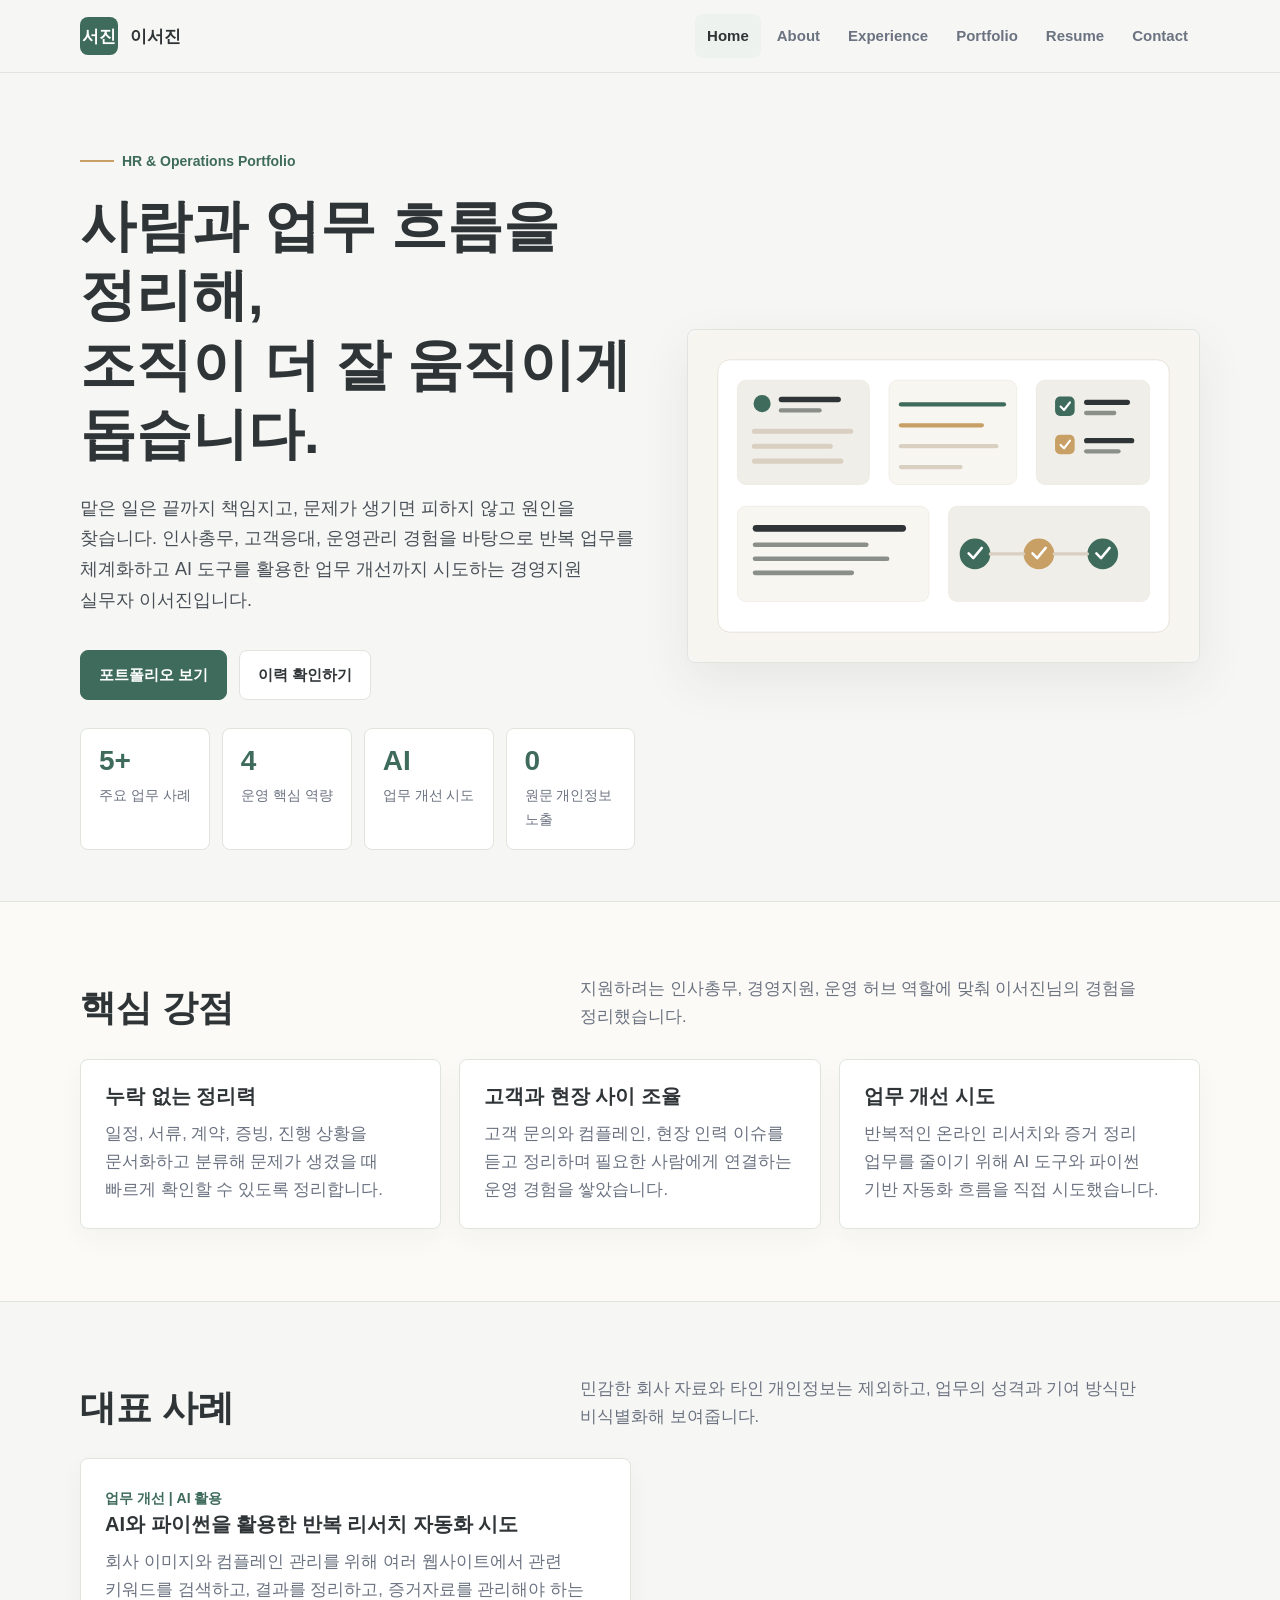
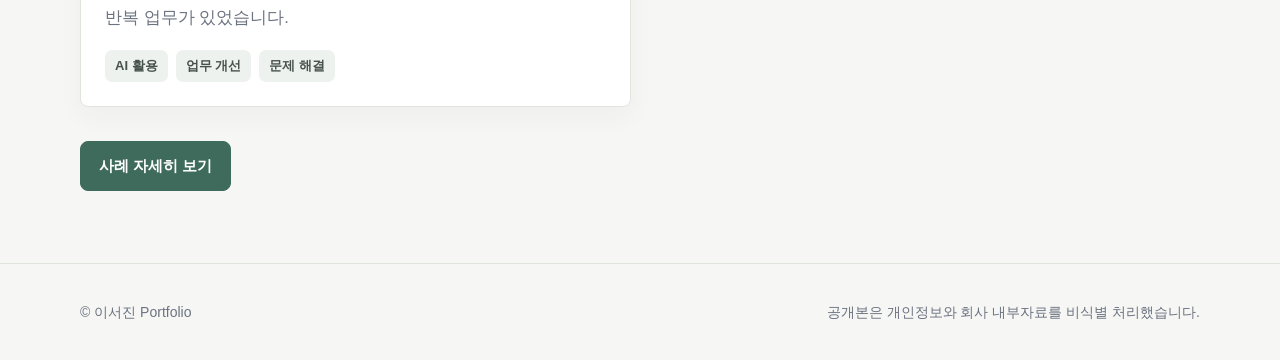
<file: index.html>
<!doctype html>
<html lang="ko">
  <head>
    <meta charset="utf-8">
    <meta name="viewport" content="width=device-width, initial-scale=1">
    <title>이서진 | 경영지원 포트폴리오</title>
    <meta name="description" content="사람과 업무 흐름을 정리해 조직이 더 잘 움직이게 돕는 경영지원 실무자 이서진의 포트폴리오입니다.">
    <link rel="stylesheet" href="styles.css">
  </head>
  <body>
    <a class="skip-link" href="#main">본문으로 이동</a>
    <header class="site-header">
      <nav class="nav" aria-label="주요 메뉴">
        <a class="brand" href="index.html"><span class="brand-mark" data-cms="brandInitials">SJ</span><span data-cms="siteName">이서진</span></a>
        <button class="mobile-toggle" type="button" data-menu-toggle aria-label="메뉴 열기" aria-expanded="false">☰</button>
        <div class="nav-links" data-nav-links>
          <a href="index.html" aria-current="page">Home</a>
          <a href="about.html">About</a>
          <a href="experience.html">Experience</a>
          <a href="portfolio.html">Portfolio</a>
          <a href="resume.html">Resume</a>
          <a href="contact.html">Contact</a>
        </div>
      </nav>
    </header>

    <main id="main">
      <section class="hero">
        <div class="wrap hero-grid">
          <div>
            <p class="eyebrow" data-cms="heroEyebrow">HR & Operations Portfolio</p>
            <h1 data-cms="heroTitle">사람과 업무 흐름을 정리해, 조직이 더 잘 움직이게 돕습니다.</h1>
            <p class="lead" data-cms="heroSubtitle">맡은 일은 끝까지 책임지고, 문제가 생기면 피하지 않고 원인을 찾습니다. 인사총무, 고객응대, 운영관리 경험을 바탕으로 반복 업무를 체계화하고 AI 도구를 활용한 업무 개선까지 시도하는 경영지원 실무자 이서진입니다.</p>
            <div class="actions">
              <a class="button primary" href="portfolio.html">포트폴리오 보기</a>
              <a class="button" href="resume.html">이력 확인하기</a>
            </div>
            <div class="metric-row" aria-label="핵심 요약">
              <div class="metric"><strong>5+</strong><span>주요 업무 사례</span></div>
              <div class="metric"><strong>4</strong><span>운영 핵심 역량</span></div>
              <div class="metric"><strong>AI</strong><span>업무 개선 시도</span></div>
              <div class="metric"><strong>0</strong><span>원문 개인정보 노출</span></div>
            </div>
          </div>
          <img class="visual" src="assets/operations-visual.svg" data-cms-image="profileImageUrl" alt="정돈된 문서, 체크리스트, 업무 흐름을 표현한 그래픽">
        </div>
      </section>

      <section class="section alt">
        <div class="wrap">
          <div class="section-head">
            <h2>핵심 강점</h2>
            <p>지원하려는 인사총무, 경영지원, 운영 허브 역할에 맞춰 이서진님의 경험을 정리했습니다.</p>
          </div>
          <div class="grid three">
            <article class="card">
              <h3>누락 없는 정리력</h3>
              <p>일정, 서류, 계약, 증빙, 진행 상황을 문서화하고 분류해 문제가 생겼을 때 빠르게 확인할 수 있도록 정리합니다.</p>
            </article>
            <article class="card">
              <h3>고객과 현장 사이 조율</h3>
              <p>고객 문의와 컴플레인, 현장 인력 이슈를 듣고 정리하며 필요한 사람에게 연결하는 운영 경험을 쌓았습니다.</p>
            </article>
            <article class="card">
              <h3>업무 개선 시도</h3>
              <p>반복적인 온라인 리서치와 증거 정리 업무를 줄이기 위해 AI 도구와 파이썬 기반 자동화 흐름을 직접 시도했습니다.</p>
            </article>
          </div>
        </div>
      </section>

      <section class="section">
        <div class="wrap">
          <div class="section-head">
            <h2>대표 사례</h2>
            <p>민감한 회사 자료와 타인 개인정보는 제외하고, 업무의 성격과 기여 방식만 비식별화해 보여줍니다.</p>
          </div>
          <div class="grid two" data-dynamic-featured>
            <article class="card">
              <span class="case-meta">Featured Case</span>
              <h3>AI와 파이썬을 활용한 업무 자동화 시도</h3>
              <p>회사 평판 관련 검색, 필터링, 자료 정리, 시트 업로드까지 이어지는 반복 업무를 줄이기 위해 비개발자 상태에서 AI 도구를 활용해 자동화 구조를 설계했습니다.</p>
              <div class="tag-row"><span class="tag">AI 활용</span><span class="tag">반복업무 개선</span><span class="tag">문제 해결</span></div>
            </article>
            <article class="card">
              <span class="case-meta">Operations</span>
              <h3>인사총무 및 현장 운영 지원</h3>
              <p>채용공고 관리, 지원자 응대, 계약 및 사업자 서류 관리, 근태와 패널티 관리, 엔지니어 업무 전달 등 회사 운영의 여러 축을 함께 맡았습니다.</p>
              <div class="tag-row"><span class="tag">채용 운영</span><span class="tag">문서 관리</span><span class="tag">현장 조율</span></div>
            </article>
          </div>
          <div class="actions">
            <a class="button primary" href="portfolio.html">사례 자세히 보기</a>
          </div>
        </div>
      </section>
    </main>

    <footer class="footer">
      <div class="wrap">
        <span>© <span data-cms="personName">이서진</span> Portfolio</span>
        <span data-cms="footerText">공개본은 개인정보와 회사 내부자료를 비식별 처리했습니다.</span>
      </div>
    </footer>
    <script src="site-config.js"></script>
    <script src="script.js"></script>
  </body>
</html>
</file>
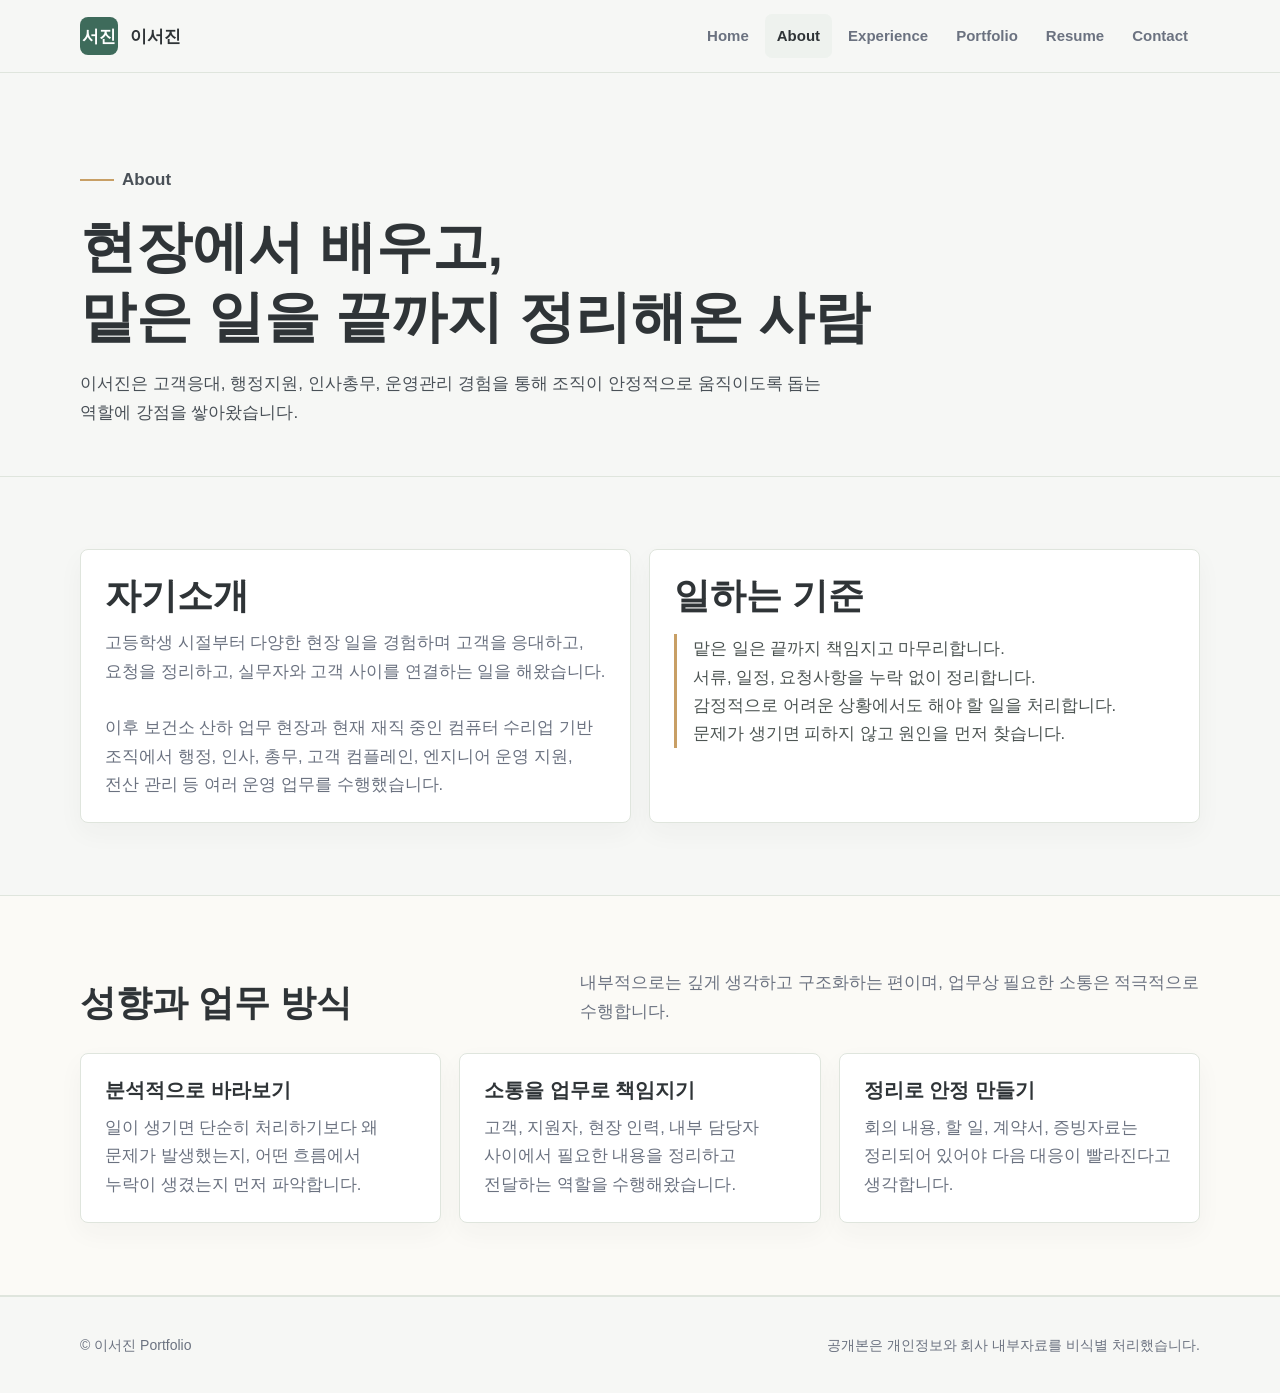
<file: about.html>
<!doctype html>
<html lang="ko">
  <head>
    <meta charset="utf-8">
    <meta name="viewport" content="width=device-width, initial-scale=1">
    <title>About | 이서진</title>
    <meta name="description" content="경영지원 실무자 이서진의 소개와 일하는 기준입니다.">
    <link rel="stylesheet" href="styles.css">
  </head>
  <body>
    <a class="skip-link" href="#main">본문으로 이동</a>
    <header class="site-header">
      <nav class="nav" aria-label="주요 메뉴">
        <a class="brand" href="index.html"><span class="brand-mark" data-cms="brandInitials">SJ</span><span data-cms="siteName">이서진</span></a>
        <button class="mobile-toggle" type="button" data-menu-toggle aria-label="메뉴 열기" aria-expanded="false">☰</button>
        <div class="nav-links" data-nav-links>
          <a href="index.html">Home</a>
          <a href="about.html" aria-current="page">About</a>
          <a href="experience.html">Experience</a>
          <a href="portfolio.html">Portfolio</a>
          <a href="resume.html">Resume</a>
          <a href="contact.html">Contact</a>
        </div>
      </nav>
    </header>
    <main id="main">
      <section class="page-hero">
        <div class="wrap">
          <p class="eyebrow">About</p>
          <h1 data-cms="aboutTitle">현장에서 배우고, 맡은 일을 끝까지 정리해온 사람</h1>
          <p data-cms="aboutIntro">이서진은 고객응대, 행정지원, 인사총무, 운영관리 경험을 통해 조직이 안정적으로 움직이도록 돕는 역할에 강점을 쌓아왔습니다.</p>
        </div>
      </section>

      <section class="section">
        <div class="wrap grid two">
          <article class="card">
            <h2>자기소개</h2>
            <p data-cms="aboutBody">고등학생 시절부터 다양한 현장 일을 경험하며 고객을 응대하고, 요청을 정리하고, 실무자와 고객 사이를 연결하는 일을 해왔습니다. 이후 보건소 산하 업무 현장과 현재 재직 중인 컴퓨터 수리업 기반 조직에서 행정, 인사, 총무, 고객 컴플레인, 엔지니어 운영 지원, 전산 관리 등 여러 운영 업무를 수행했습니다.</p>
          </article>
          <article class="card">
            <h2>일하는 기준</h2>
            <ul class="case-list">
              <li data-cms="workPrinciples">맡은 일은 끝까지 책임지고 마무리합니다.<br>서류, 일정, 요청사항을 누락 없이 정리합니다.<br>감정적으로 어려운 상황에서도 해야 할 일을 처리합니다.<br>문제가 생기면 피하지 않고 원인을 먼저 찾습니다.</li>
            </ul>
          </article>
        </div>
      </section>

      <section class="section alt">
        <div class="wrap">
          <div class="section-head">
            <h2>성향과 업무 방식</h2>
            <p>내부적으로는 깊게 생각하고 구조화하는 편이며, 업무상 필요한 소통은 적극적으로 수행합니다.</p>
          </div>
          <div class="grid three">
            <article class="card">
              <h3>분석적으로 바라보기</h3>
              <p>일이 생기면 단순히 처리하기보다 왜 문제가 발생했는지, 어떤 흐름에서 누락이 생겼는지 먼저 파악합니다.</p>
            </article>
            <article class="card">
              <h3>소통을 업무로 책임지기</h3>
              <p>고객, 지원자, 현장 인력, 내부 담당자 사이에서 필요한 내용을 정리하고 전달하는 역할을 수행해왔습니다.</p>
            </article>
            <article class="card">
              <h3>정리로 안정 만들기</h3>
              <p>회의 내용, 할 일, 계약서, 증빙자료는 정리되어 있어야 다음 대응이 빨라진다고 생각합니다.</p>
            </article>
          </div>
        </div>
      </section>
    </main>
    <footer class="footer"><div class="wrap"><span>© <span data-cms="personName">이서진</span> Portfolio</span><span data-cms="footerText">About</span></div></footer>
    <script src="site-config.js"></script>
    <script src="script.js"></script>
  </body>
</html>
</file>
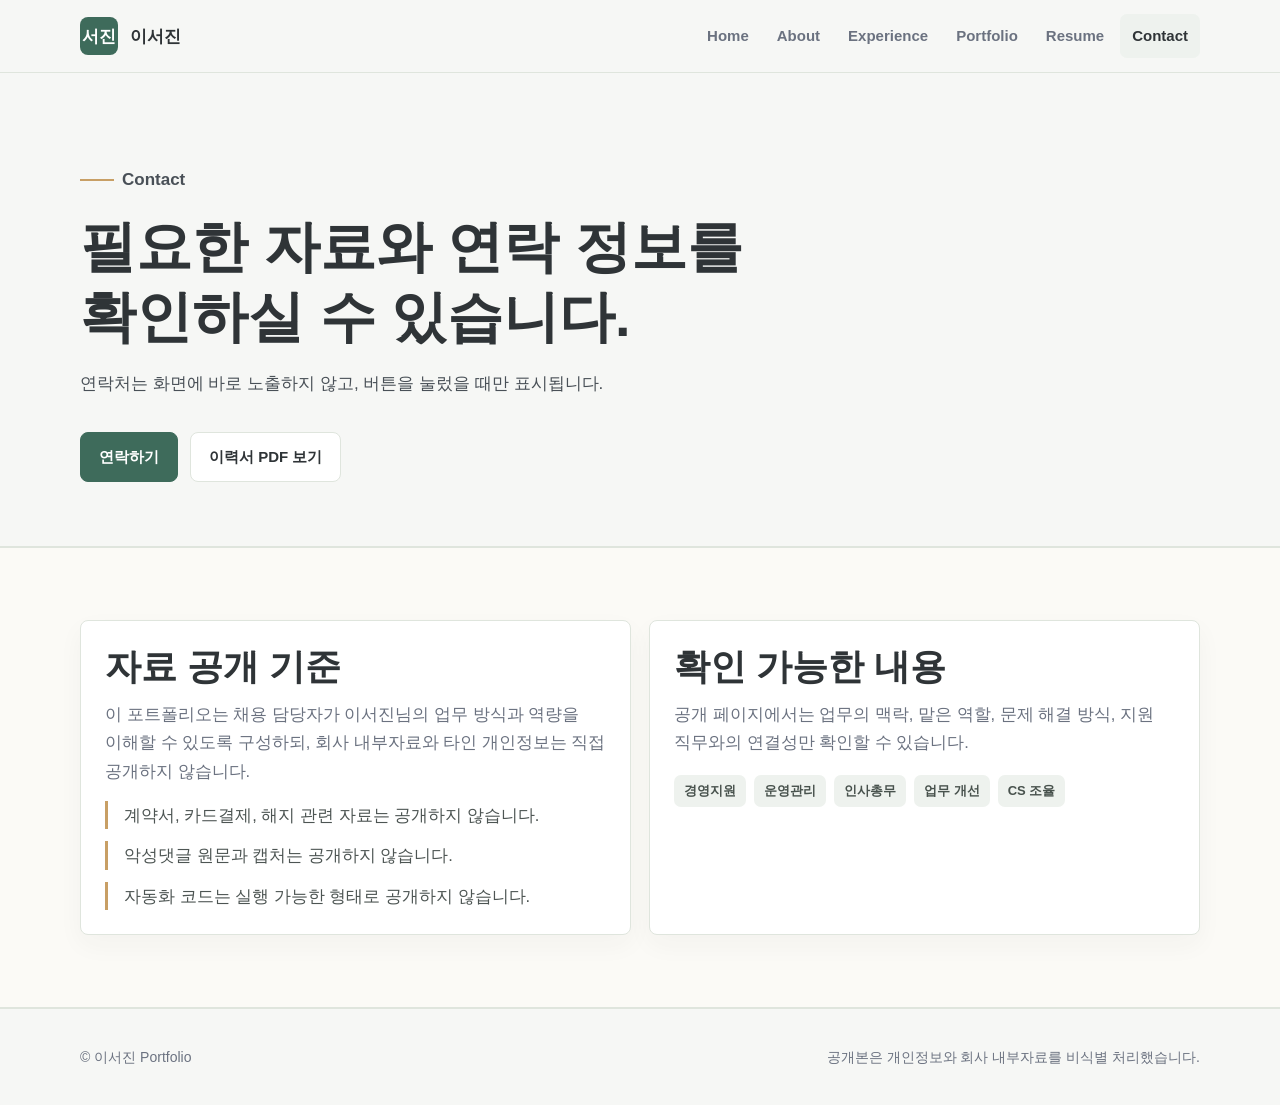
<file: contact.html>
<!doctype html>
<html lang="ko">
  <head>
    <meta charset="utf-8">
    <meta name="viewport" content="width=device-width, initial-scale=1">
    <title>Contact | 이서진</title>
    <meta name="description" content="이서진 포트폴리오 연락 페이지입니다.">
    <link rel="stylesheet" href="styles.css">
  </head>
  <body>
    <a class="skip-link" href="#main">본문으로 이동</a>
    <header class="site-header">
      <nav class="nav" aria-label="주요 메뉴">
        <a class="brand" href="index.html"><span class="brand-mark" data-cms="brandInitials">SJ</span><span data-cms="siteName">이서진</span></a>
        <button class="mobile-toggle" type="button" data-menu-toggle aria-label="메뉴 열기" aria-expanded="false">☰</button>
        <div class="nav-links" data-nav-links>
          <a href="index.html">Home</a>
          <a href="about.html">About</a>
          <a href="experience.html">Experience</a>
          <a href="portfolio.html">Portfolio</a>
          <a href="resume.html">Resume</a>
          <a href="contact.html" aria-current="page">Contact</a>
        </div>
      </nav>
    </header>
    <main id="main">
      <section class="page-hero">
        <div class="wrap">
          <p class="eyebrow">Contact</p>
          <h1 data-cms="contactTitle">필요한 자료와 연락 정보를 확인하실 수 있습니다.</h1>
          <p data-cms="contactIntro">연락처는 화면에 바로 노출하지 않고, 버튼을 눌렀을 때만 표시됩니다. 공개용 포트폴리오에서는 개인정보와 회사 내부자료를 최소화했습니다.</p>
          <div class="actions">
            <button class="button primary" type="button" data-contact-toggle aria-expanded="false">연락하기</button>
            <a class="button" href="이서진_이력서.pdf" data-cms-link="resumePdfUrl" target="_blank" rel="noopener">이력서 PDF 보기</a>
          </div>
          <div class="actions compact" data-dynamic-sns></div>
          <div class="contact-panel" data-contact-panel aria-live="polite">
            <div class="contact-line">
              <div><strong>이메일</strong><br><a data-mail-link href="#"><span data-email></span></a></div>
              <button class="copy-button" type="button" data-copy="email">복사</button>
            </div>
            <div class="contact-line">
              <div><strong>전화번호</strong><br><a data-tel-link href="#"><span data-phone></span></a></div>
              <button class="copy-button" type="button" data-copy="phone">복사</button>
            </div>
          </div>
        </div>
      </section>

      <section class="section alt">
        <div class="wrap grid two">
          <article class="card">
            <h2>자료 공개 기준</h2>
            <p>이 포트폴리오는 채용 담당자가 이서진님의 업무 방식과 역량을 이해할 수 있도록 구성하되, 회사 내부자료와 타인 개인정보는 직접 공개하지 않습니다.</p>
            <ul class="case-list">
              <li>계약서, 카드결제, 해지 관련 자료는 공개하지 않습니다.</li>
              <li>악성댓글 원문과 캡처는 공개하지 않습니다.</li>
              <li>자동화 코드는 실행 가능한 형태로 공개하지 않습니다.</li>
            </ul>
          </article>
          <article class="card">
            <h2>확인 가능한 내용</h2>
            <p>공개 페이지에서는 업무의 맥락, 맡은 역할, 문제 해결 방식, 지원 직무와의 연결성만 확인할 수 있습니다.</p>
            <div class="tag-row">
              <span class="tag">경영지원</span>
              <span class="tag">운영관리</span>
              <span class="tag">인사총무</span>
              <span class="tag">업무 개선</span>
              <span class="tag">CS 조율</span>
            </div>
          </article>
        </div>
      </section>
    </main>
    <footer class="footer"><div class="wrap"><span>© <span data-cms="personName">이서진</span> Portfolio</span><span data-cms="footerText">Contact</span></div></footer>
    <script src="site-config.js"></script>
    <script src="script.js"></script>
  </body>
</html>
</file>
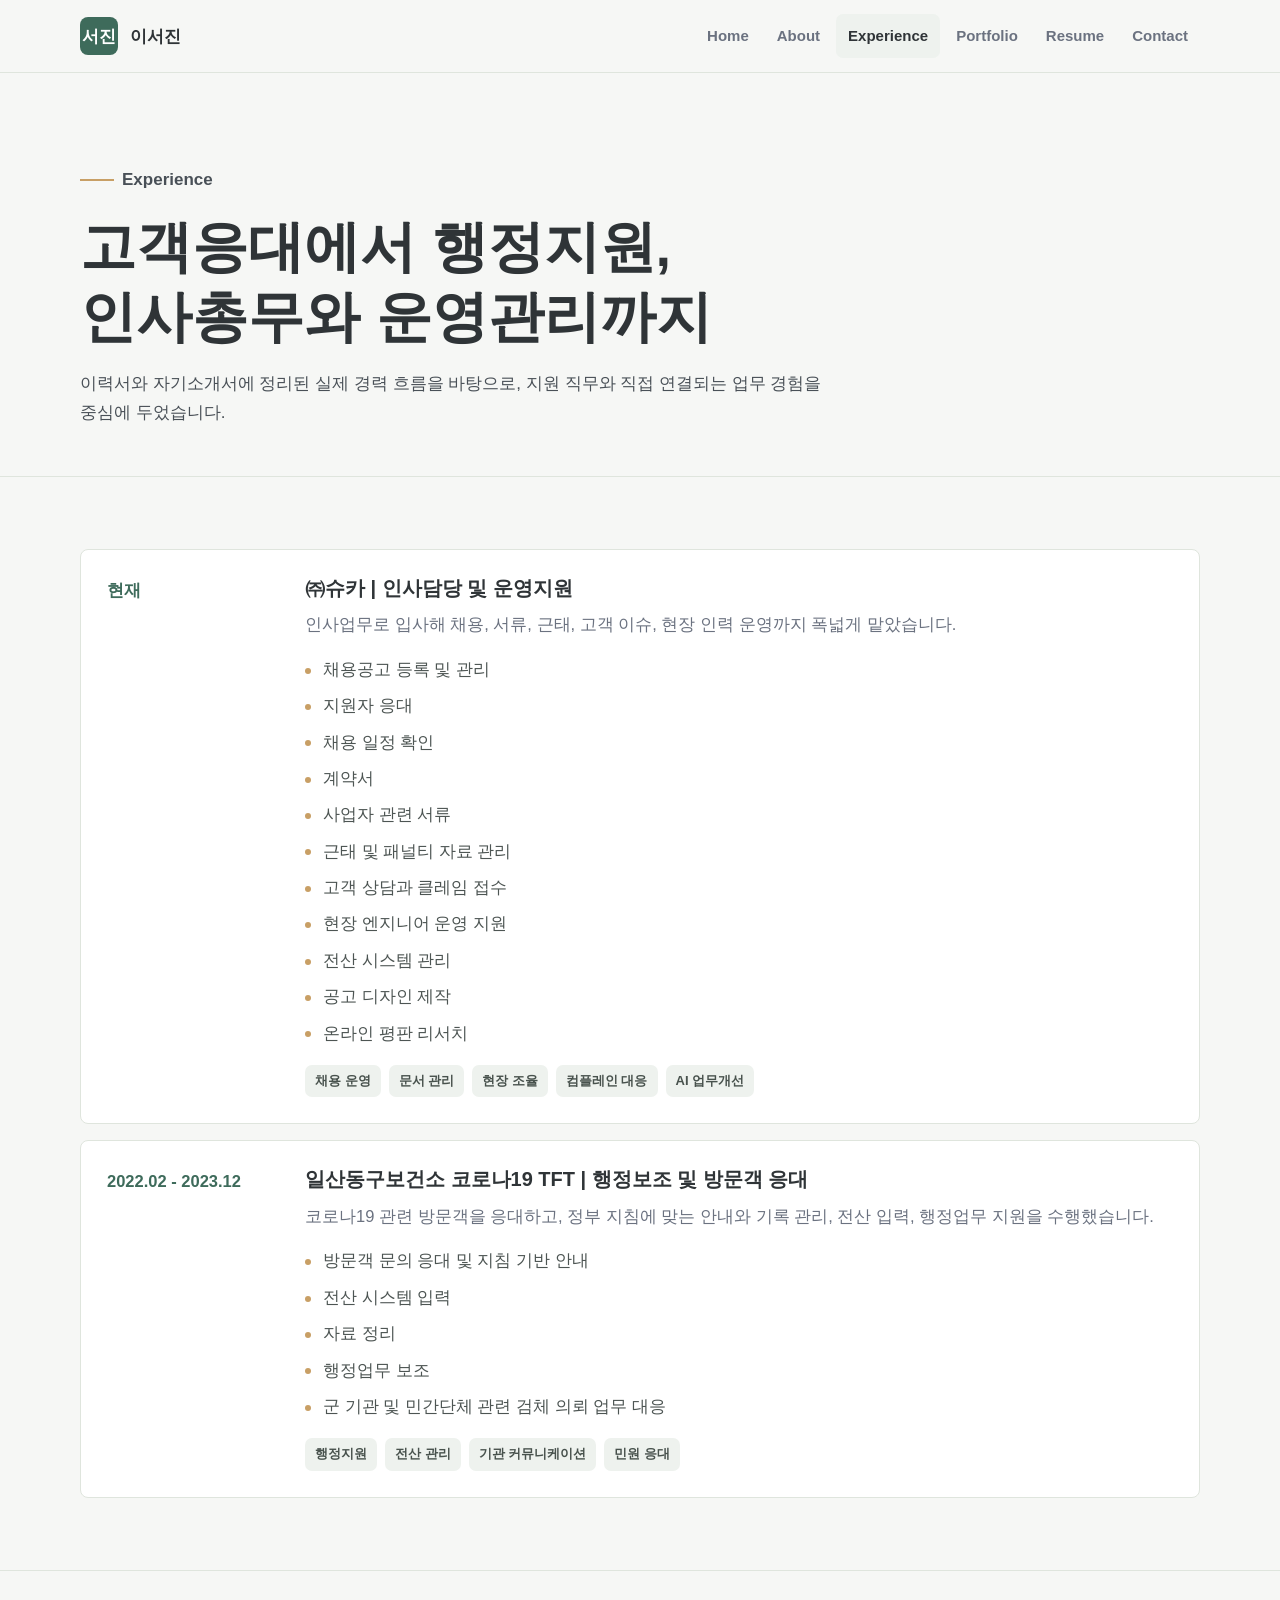
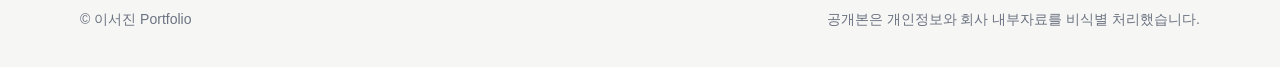
<file: experience.html>
<!doctype html>
<html lang="ko">
  <head>
    <meta charset="utf-8">
    <meta name="viewport" content="width=device-width, initial-scale=1">
    <title>Experience | 이서진</title>
    <meta name="description" content="이서진의 고객응대, 행정지원, 인사총무, 운영관리 경험입니다.">
    <link rel="stylesheet" href="styles.css">
  </head>
  <body>
    <a class="skip-link" href="#main">본문으로 이동</a>
    <header class="site-header">
      <nav class="nav" aria-label="주요 메뉴">
        <a class="brand" href="index.html"><span class="brand-mark" data-cms="brandInitials">SJ</span><span data-cms="siteName">이서진</span></a>
        <button class="mobile-toggle" type="button" data-menu-toggle aria-label="메뉴 열기" aria-expanded="false">☰</button>
        <div class="nav-links" data-nav-links>
          <a href="index.html">Home</a>
          <a href="about.html">About</a>
          <a href="experience.html" aria-current="page">Experience</a>
          <a href="portfolio.html">Portfolio</a>
          <a href="resume.html">Resume</a>
          <a href="contact.html">Contact</a>
        </div>
      </nav>
    </header>
    <main id="main">
      <section class="page-hero">
        <div class="wrap">
          <p class="eyebrow">Experience</p>
          <h1><span class="line">고객응대에서 행정지원,</span><span class="line">인사총무와 운영관리까지</span></h1>
          <p>이력서와 자기소개서에 정리된 실제 경력 흐름을 바탕으로, 지원 직무와 직접 연결되는 업무 경험을 중심에 두었습니다.</p>
        </div>
      </section>

      <section class="section">
        <div class="wrap timeline" data-dynamic-experience>
          <article class="timeline-item">
            <div class="period">현재</div>
            <div>
              <h3>㈜슈카 | 인사담당 및 운영지원</h3>
              <p>인사업무로 입사해 채용, 서류, 근태, 고객 이슈, 현장 인력 운영까지 폭넓게 맡았습니다. 정해진 업무만 처리하기보다, 회사 운영에 필요한 반복 업무와 예민한 이슈를 함께 정리하는 역할을 수행했습니다.</p>
              <ul class="role-list">
                <li>채용공고 등록 및 관리, 지원자 응대, 채용 일정 확인</li>
                <li>계약서, 사업자 관련 서류, 근태 및 패널티 자료 관리</li>
                <li>고객 상담과 클레임 접수, 현장 엔지니어 운영 지원</li>
                <li>전산 시스템 관리, 공고 디자인 제작, 온라인 평판 리서치</li>
              </ul>
              <div class="tag-row"><span class="tag">채용 운영</span><span class="tag">문서 관리</span><span class="tag">현장 조율</span><span class="tag">컴플레인 대응</span><span class="tag">AI 업무개선</span></div>
            </div>
          </article>
          <article class="timeline-item">
            <div class="period">2022.02 - 2023.12</div>
            <div>
              <h3>일산동구보건소 코로나19 TFT | 행정보조 및 방문객 응대</h3>
              <p>코로나19 관련 방문객을 응대하고, 정부 지침에 맞는 안내와 기록 관리, 전산 입력, 행정업무 지원을 수행했습니다. 여러 기관과 민원인을 상대하며 정확한 문서 관리와 일정 관리의 중요성을 익혔습니다.</p>
              <ul class="role-list">
                <li>방문객 문의 응대 및 지침 기반 안내</li>
                <li>전산 시스템 입력, 자료 정리, 행정업무 보조</li>
                <li>군 기관 및 민간단체 관련 검체 의뢰 업무 대응</li>
              </ul>
              <div class="tag-row"><span class="tag">행정지원</span><span class="tag">전산 관리</span><span class="tag">기관 커뮤니케이션</span><span class="tag">민원 응대</span></div>
            </div>
          </article>
          <article class="timeline-item">
            <div class="period">2021.04 - 2021.11</div>
            <div>
              <h3>둘리구구대리운전 | 인바운드 고객상담</h3>
              <p>대리운전 서비스 이용 고객의 문의와 요청을 접수하고, 상황에 맞는 안내를 제공했습니다. 빠른 응대와 정확한 전달이 필요한 환경에서 고객의 요구를 정리하는 힘을 키웠습니다.</p>
              <div class="tag-row"><span class="tag">인바운드 상담</span><span class="tag">요청사항 정리</span><span class="tag">상황 대처</span></div>
            </div>
          </article>
          <article class="timeline-item">
            <div class="period">2020.11 - 2021.02</div>
            <div>
              <h3>KTis 일산 | 인바운드 고객상담</h3>
              <p>고객 문의를 세심하게 파악하고 필요한 정보를 빠짐없이 안내했습니다. 상담 과정에서 문제 상황을 차분하게 듣고, 고객이 이해할 수 있는 언어로 정리하는 기본기를 익혔습니다.</p>
              <div class="tag-row"><span class="tag">CS</span><span class="tag">정보 안내</span><span class="tag">고객 만족</span></div>
            </div>
          </article>
          <article class="timeline-item">
            <div class="period">2019.04 - 2020.05</div>
            <div>
              <h3>해바라기 정육식당 | 홀서비스</h3>
              <p>고객을 직접 응대하며 요청을 빠르게 파악하고 서비스 품질을 유지하는 경험을 쌓았습니다. 이후 상담과 행정, 운영 업무로 이어지는 고객응대의 기본 태도가 된 경험입니다.</p>
              <div class="tag-row"><span class="tag">서비스</span><span class="tag">현장 대응</span><span class="tag">고객응대 기본기</span></div>
            </div>
          </article>
        </div>
      </section>
    </main>
    <footer class="footer"><div class="wrap"><span>© <span data-cms="personName">이서진</span> Portfolio</span><span data-cms="footerText">Experience</span></div></footer>
    <script src="site-config.js"></script>
    <script src="script.js"></script>
  </body>
</html>
</file>
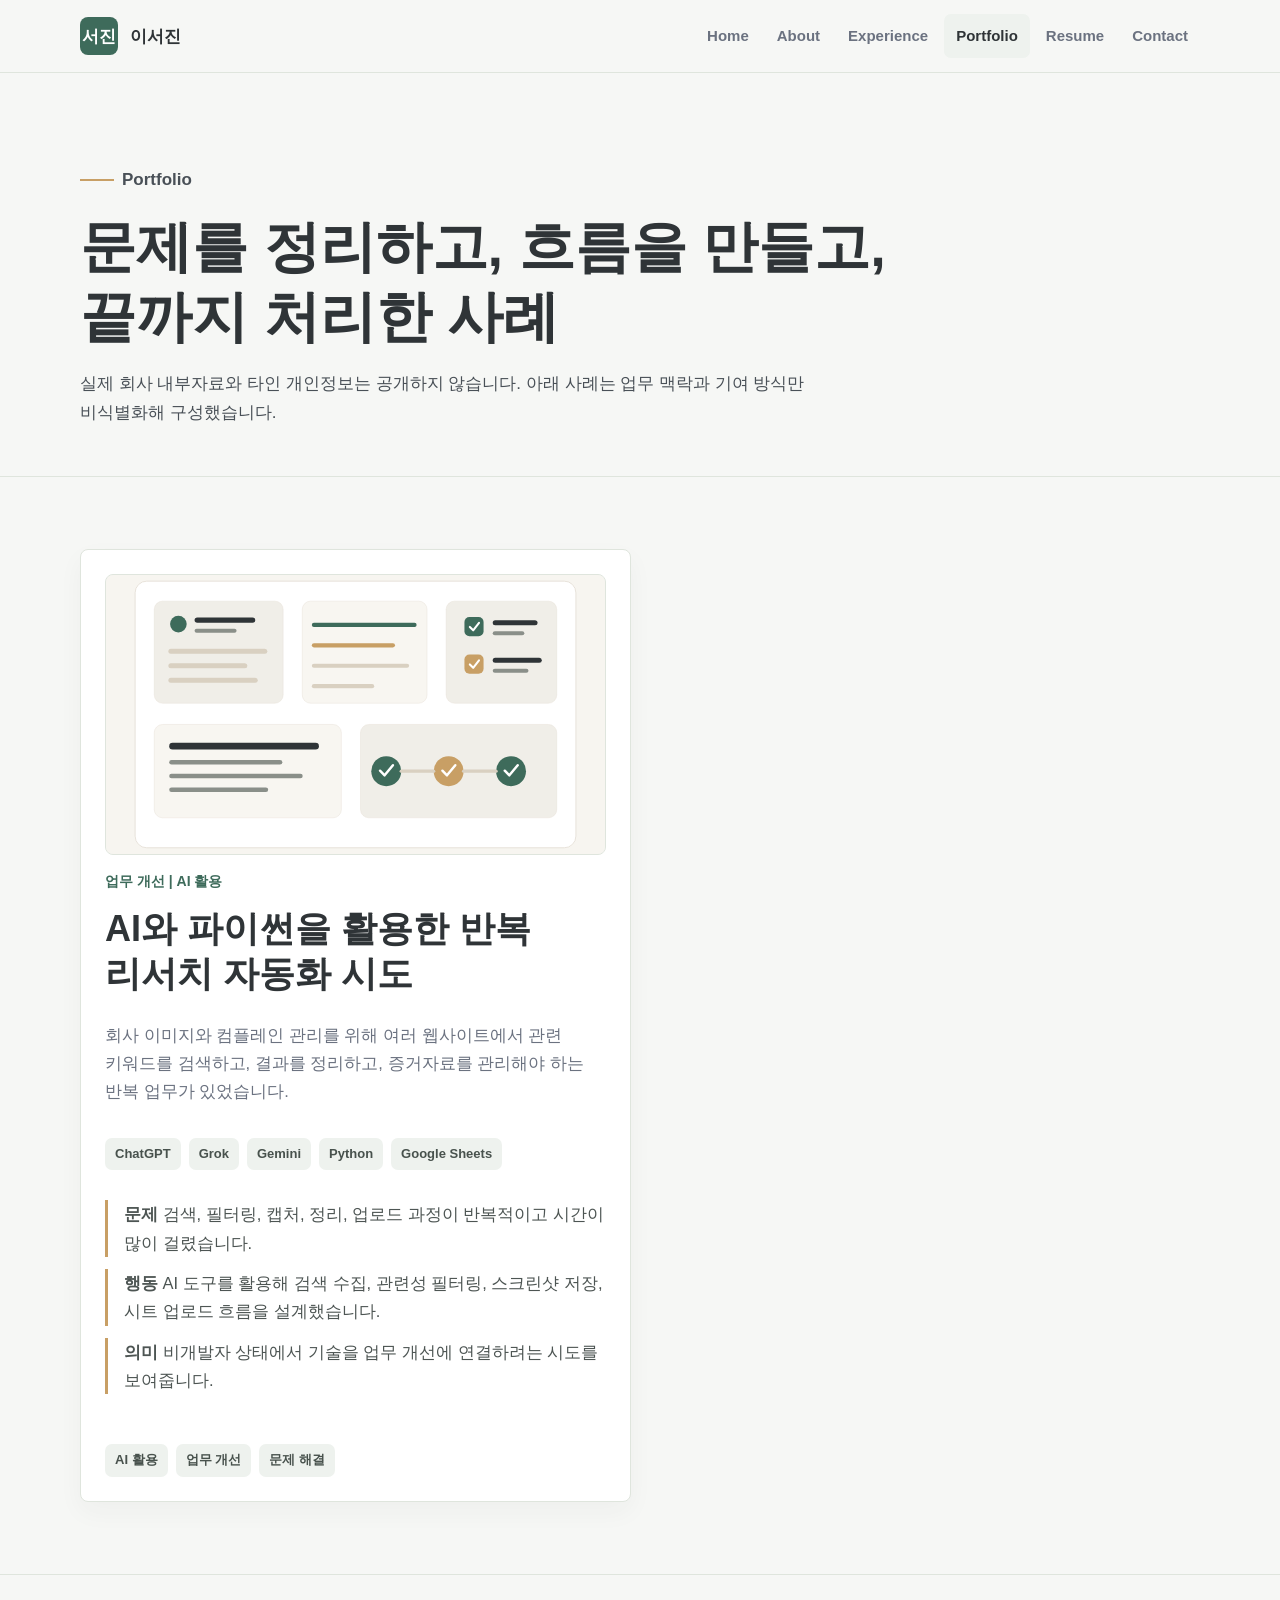
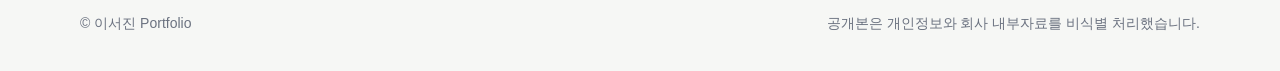
<file: portfolio.html>
<!doctype html>
<html lang="ko">
  <head>
    <meta charset="utf-8">
    <meta name="viewport" content="width=device-width, initial-scale=1">
    <title>Portfolio | 이서진</title>
    <meta name="description" content="이서진의 경영지원, 운영관리, 업무 개선 포트폴리오 사례입니다.">
    <link rel="stylesheet" href="styles.css">
  </head>
  <body>
    <a class="skip-link" href="#main">본문으로 이동</a>
    <header class="site-header">
      <nav class="nav" aria-label="주요 메뉴">
        <a class="brand" href="index.html"><span class="brand-mark" data-cms="brandInitials">SJ</span><span data-cms="siteName">이서진</span></a>
        <button class="mobile-toggle" type="button" data-menu-toggle aria-label="메뉴 열기" aria-expanded="false">☰</button>
        <div class="nav-links" data-nav-links>
          <a href="index.html">Home</a>
          <a href="about.html">About</a>
          <a href="experience.html">Experience</a>
          <a href="portfolio.html" aria-current="page">Portfolio</a>
          <a href="resume.html">Resume</a>
          <a href="contact.html">Contact</a>
        </div>
      </nav>
    </header>
    <main id="main">
      <section class="page-hero">
        <div class="wrap">
          <p class="eyebrow">Portfolio</p>
          <h1>문제를 정리하고, 흐름을 만들고, 끝까지 처리한 사례</h1>
          <p>실제 회사 내부자료와 타인 개인정보는 공개하지 않습니다. 아래 사례는 업무 맥락과 기여 방식만 비식별화해 구성했습니다.</p>
        </div>
      </section>

      <section class="section">
        <div class="wrap grid two" data-dynamic-portfolio>
          <article class="card case">
            <span class="case-meta">01. 업무 개선 | AI 활용</span>
            <h2>AI와 파이썬을 활용한 반복 리서치 자동화 시도</h2>
            <p>회사 이미지와 컴플레인 관리를 위해 여러 웹사이트에서 관련 키워드를 검색하고, 결과를 정리하고, 증거자료를 관리해야 하는 반복 업무가 있었습니다.</p>
            <ul class="case-list">
              <li><strong>문제</strong> 검색, 필터링, 캡처, 정리, 업로드 과정이 반복적이고 시간이 많이 걸렸습니다.</li>
              <li><strong>행동</strong> ChatGPT, Grok, Gemini를 활용해 검색 수집, 관련성 필터링, 스크린샷 저장, 시트 업로드 흐름을 설계했습니다.</li>
              <li><strong>의미</strong> 완성된 상용 도구는 아니지만, 비개발자 상태에서 기술을 업무 개선에 연결하려는 시도 자체가 강점입니다.</li>
            </ul>
            <div class="notice">보호 기준: 실행 가능한 코드, 검색 키워드 전문, 업로드 URL, 인증 정보, 내부 캡처는 공개하지 않습니다.</div>
          </article>

          <article class="card case">
            <span class="case-meta">02. 평판 관리</span>
            <h2>회사 관련 게시물 리서치 및 대응 자료 정리</h2>
            <p>온라인에 퍼진 부정 게시물과 컴플레인성 내용을 확인하고, 회사 이미지에 영향을 줄 수 있는 자료를 정리하는 업무를 수행했습니다.</p>
            <ul class="case-list">
              <li><strong>문제</strong> 여러 플랫폼에 흩어진 게시물을 놓치지 않고 확인해야 했습니다.</li>
              <li><strong>행동</strong> 키워드별 검색 결과를 검토하고, 관련성이 있는 자료를 분류해 대응 여부를 확인할 수 있도록 정리했습니다.</li>
              <li><strong>의미</strong> 예민한 이슈를 회피하지 않고 확인, 분류, 조치 흐름으로 정리하는 경험을 쌓았습니다.</li>
            </ul>
          </article>

          <article class="card case">
            <span class="case-meta">03. 고객 컴플레인</span>
            <h2>고객 불만 접수와 실무자 연결</h2>
            <p>고객의 불만사항을 듣고 상황을 정리한 뒤, 필요한 경우 현장 실무자나 내부 담당자와 연결해 해결 방향을 잡았습니다.</p>
            <ul class="case-list">
              <li><strong>문제</strong> 감정이 섞인 문의에서도 사실관계와 요청사항을 분리해야 했습니다.</li>
              <li><strong>행동</strong> 고객 입장을 먼저 듣고, 핵심 쟁점과 필요한 후속 조치를 정리했습니다.</li>
              <li><strong>의미</strong> 고객과 회사 사이의 갈등을 줄이는 조율 경험을 쌓았습니다.</li>
            </ul>
          </article>

          <article class="card case">
            <span class="case-meta">04. 현장 운영</span>
            <h2>엔지니어 업무 전달 및 진행 관리</h2>
            <p>현장 엔지니어에게 필요한 업무를 전달하고, 일정과 진행 상황을 확인하며 운영 흐름을 지원했습니다.</p>
            <ul class="case-list">
              <li><strong>문제</strong> 고객 일정, 현장 상황, 내부 요청이 동시에 움직여 우선순위 조정이 필요했습니다.</li>
              <li><strong>행동</strong> 업무 내용을 정리해 전달하고, 이슈 발생 시 필요한 조치를 확인했습니다.</li>
              <li><strong>의미</strong> 사람과 일정, 업무 요청 사이에서 누락을 줄이는 운영 감각을 키웠습니다.</li>
            </ul>
          </article>

          <article class="card case">
            <span class="case-meta">05. 인사총무</span>
            <h2>채용, 서류, 계약, 근태 등 내부 운영 업무</h2>
            <p>채용공고 등록, 지원자 응대, 계약 관련 서류 관리, 사업자 서류 관리, 근태와 패널티 관리 등 조직 운영에 필요한 기본 업무를 수행했습니다.</p>
            <ul class="case-list">
              <li><strong>문제</strong> 작은 누락이 큰 운영 문제로 이어질 수 있는 업무가 많았습니다.</li>
              <li><strong>행동</strong> 서류와 진행 상황을 분류하고, 반복 확인하며, 필요한 자료를 바로 찾을 수 있도록 정리했습니다.</li>
              <li><strong>의미</strong> 경영지원 담당자에게 중요한 꼼꼼함, 기밀 유지, 우선순위 관리 역량을 다졌습니다.</li>
            </ul>
          </article>
        </div>
      </section>
    </main>
    <footer class="footer"><div class="wrap"><span>© <span data-cms="personName">이서진</span> Portfolio</span><span data-cms="footerText">Portfolio</span></div></footer>
    <script src="site-config.js"></script>
    <script src="script.js"></script>
  </body>
</html>
</file>
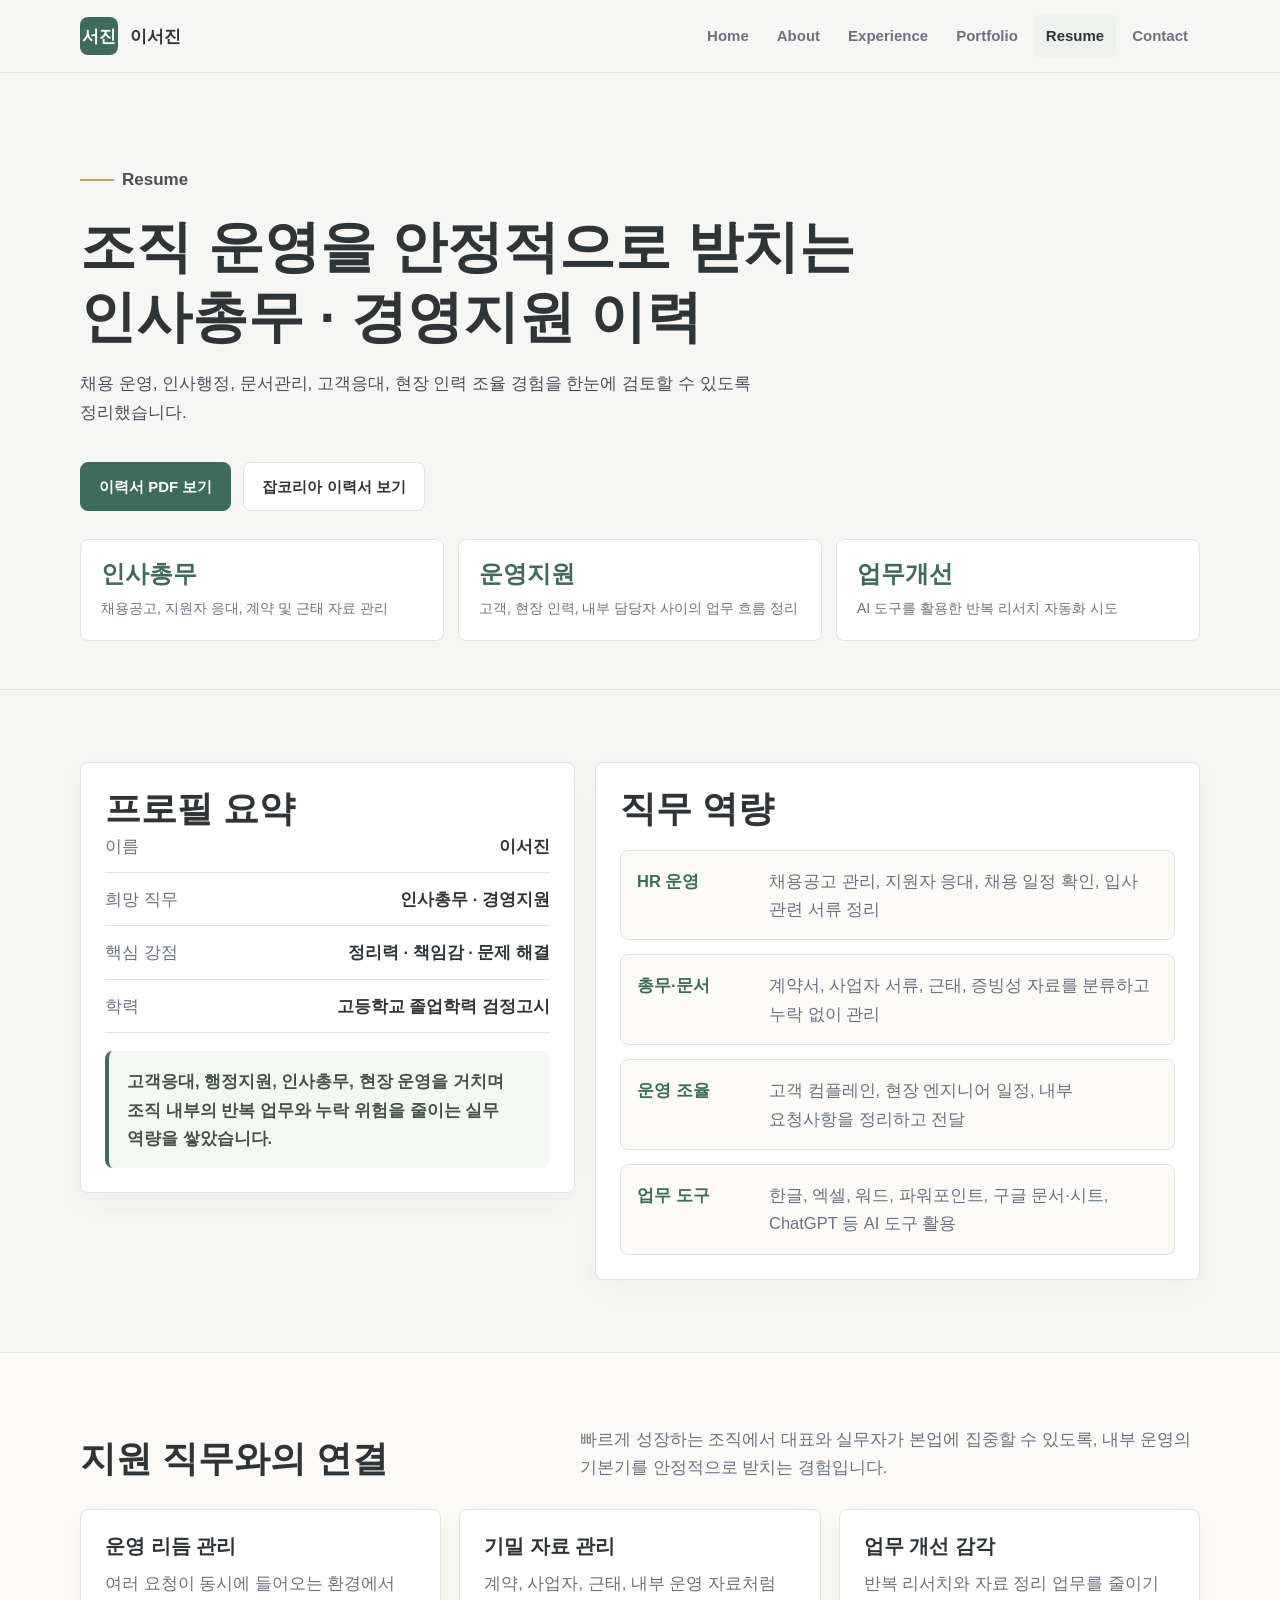
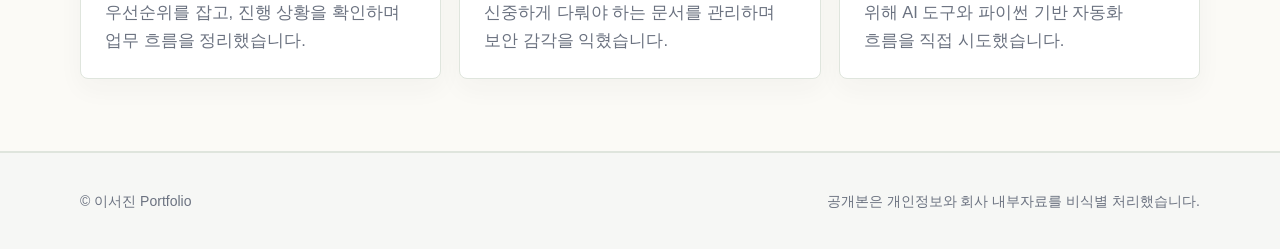
<file: resume.html>
<!doctype html>
<html lang="ko">
  <head>
    <meta charset="utf-8">
    <meta name="viewport" content="width=device-width, initial-scale=1">
    <title>Resume | 이서진</title>
    <meta name="description" content="이서진의 경력 요약, 보유 역량, 이력서 다운로드 페이지입니다.">
    <link rel="stylesheet" href="styles.css">
  </head>
  <body>
    <a class="skip-link" href="#main">본문으로 이동</a>
    <header class="site-header">
      <nav class="nav" aria-label="주요 메뉴">
        <a class="brand" href="index.html"><span class="brand-mark" data-cms="brandInitials">SJ</span><span data-cms="siteName">이서진</span></a>
        <button class="mobile-toggle" type="button" data-menu-toggle aria-label="메뉴 열기" aria-expanded="false">☰</button>
        <div class="nav-links" data-nav-links>
          <a href="index.html">Home</a>
          <a href="about.html">About</a>
          <a href="experience.html">Experience</a>
          <a href="portfolio.html">Portfolio</a>
          <a href="resume.html" aria-current="page">Resume</a>
          <a href="contact.html">Contact</a>
        </div>
      </nav>
    </header>
    <main id="main">
      <section class="page-hero">
        <div class="wrap">
          <p class="eyebrow">Resume</p>
          <h1 data-cms="resumeTitle"><span class="line">조직 운영을 안정적으로 받치는</span><span class="line">인사총무 · 경영지원 이력</span></h1>
          <p data-cms="resumeSubtitle">채용 운영, 인사행정, 문서관리, 고객응대, 현장 인력 조율 경험을 한눈에 검토할 수 있도록 정리했습니다.</p>
          <div class="actions">
            <a class="button primary" href="이서진_이력서.pdf" data-cms-link="resumePdfUrl" target="_blank" rel="noopener">이력서 PDF 보기</a>
            <a class="button" href="이서진_잡코리아 이력서.PDF" data-cms-link="jobkoreaPdfUrl" target="_blank" rel="noopener">잡코리아 이력서 보기</a>
          </div>
          <div class="resume-highlight" aria-label="핵심 이력 요약">
            <div class="highlight-item"><strong>인사총무</strong><span>채용공고, 지원자 응대, 계약 및 근태 자료 관리</span></div>
            <div class="highlight-item"><strong>운영지원</strong><span>고객, 현장 인력, 내부 담당자 사이의 업무 흐름 정리</span></div>
            <div class="highlight-item"><strong>업무개선</strong><span>AI 도구를 활용한 반복 리서치 자동화 시도</span></div>
          </div>
        </div>
      </section>

      <section class="section">
        <div class="wrap resume-box">
          <article class="card">
            <h2>프로필 요약</h2>
            <ul class="info-list" data-dynamic-profile>
              <li><span>이름</span><strong>이서진</strong></li>
              <li><span>희망 직무</span><strong>인사총무 · 경영지원</strong></li>
              <li><span>핵심 강점</span><strong>정리력 · 책임감 · 문제 해결</strong></li>
              <li><span>학력</span><strong>고등학교 졸업학력 검정고시</strong></li>
            </ul>
            <div class="career-note" data-cms="resumeSummary">고객응대, 행정지원, 인사총무, 현장 운영을 거치며 조직 내부의 반복 업무와 누락 위험을 줄이는 실무 역량을 쌓았습니다.</div>
          </article>
          <article class="card">
            <h2>직무 역량</h2>
            <div class="competency-list">
              <div class="competency-item"><strong>HR 운영</strong><span>채용공고 관리, 지원자 응대, 채용 일정 확인, 입사 관련 서류 정리</span></div>
              <div class="competency-item"><strong>총무·문서</strong><span>계약서, 사업자 서류, 근태, 증빙성 자료를 분류하고 누락 없이 관리</span></div>
              <div class="competency-item"><strong>운영 조율</strong><span>고객 컴플레인, 현장 엔지니어 일정, 내부 요청사항을 정리하고 전달</span></div>
              <div class="competency-item"><strong>업무 도구</strong><span>한글, 엑셀, 워드, 파워포인트, 구글 문서·시트, ChatGPT 등 AI 도구 활용</span></div>
            </div>
          </article>
        </div>
      </section>

      <section class="section alt">
        <div class="wrap">
          <div class="section-head">
            <h2>지원 직무와의 연결</h2>
            <p>빠르게 성장하는 조직에서 대표와 실무자가 본업에 집중할 수 있도록, 내부 운영의 기본기를 안정적으로 받치는 경험입니다.</p>
          </div>
          <div class="grid three">
            <article class="card"><h3>운영 리듬 관리</h3><p>여러 요청이 동시에 들어오는 환경에서 우선순위를 잡고, 진행 상황을 확인하며 업무 흐름을 정리했습니다.</p></article>
            <article class="card"><h3>기밀 자료 관리</h3><p>계약, 사업자, 근태, 내부 운영 자료처럼 신중하게 다뤄야 하는 문서를 관리하며 보안 감각을 익혔습니다.</p></article>
            <article class="card"><h3>업무 개선 감각</h3><p>반복 리서치와 자료 정리 업무를 줄이기 위해 AI 도구와 파이썬 기반 자동화 흐름을 직접 시도했습니다.</p></article>
          </div>
        </div>
      </section>
    </main>
    <footer class="footer"><div class="wrap"><span>© <span data-cms="personName">이서진</span> Portfolio</span><span data-cms="footerText">Resume</span></div></footer>
    <script src="site-config.js"></script>
    <script src="script.js"></script>
  </body>
</html>
</file>
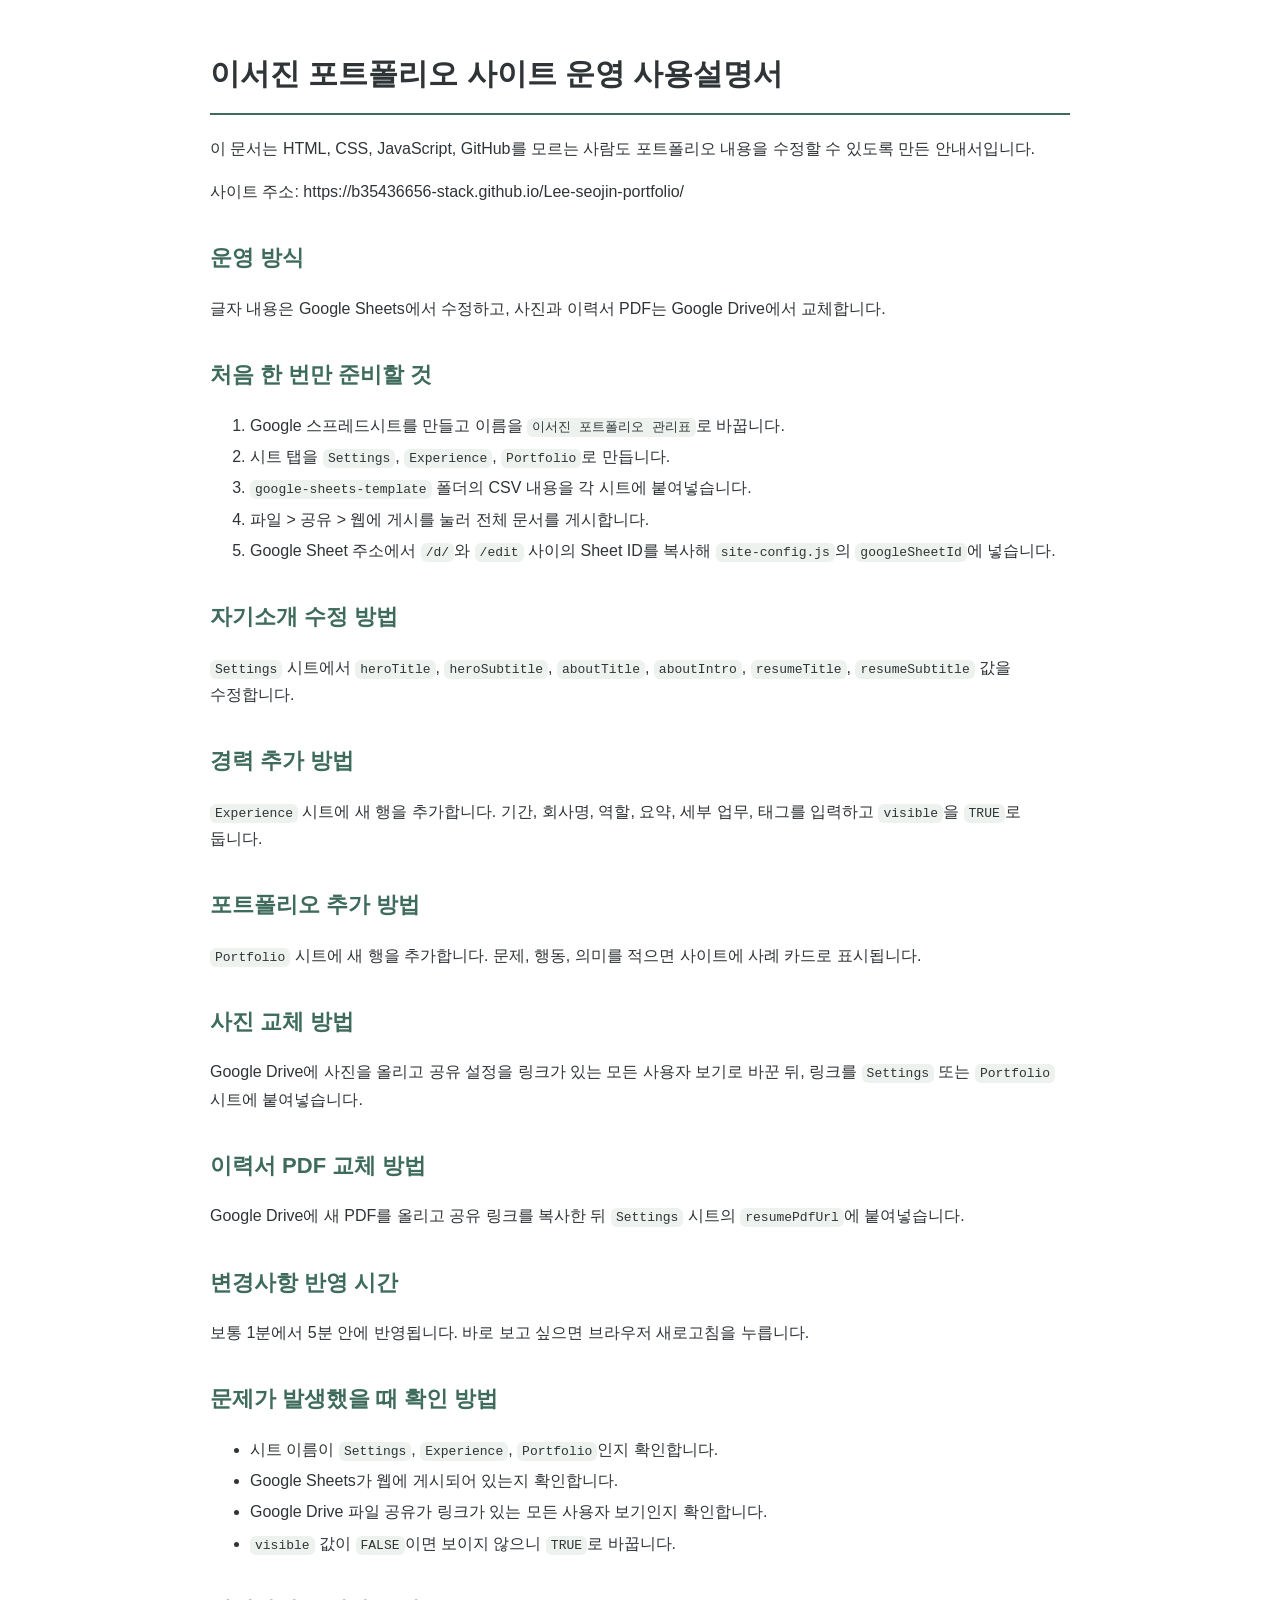
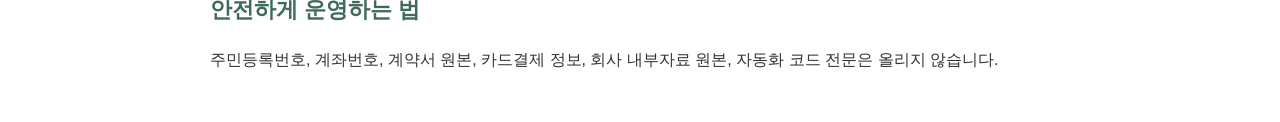
<file: 운영_사용설명서.html>
<!doctype html>
<html lang="ko">
  <head>
    <meta charset="utf-8">
    <title>이서진 포트폴리오 사이트 운영 사용설명서</title>
    <style>
      body { font-family: "Noto Sans KR", "Apple SD Gothic Neo", Arial, sans-serif; line-height: 1.7; color: #2f3437; max-width: 860px; margin: 48px auto; padding: 0 24px; word-break: keep-all; }
      h1 { font-size: 30px; border-bottom: 2px solid #3e6b5b; padding-bottom: 14px; }
      h2 { margin-top: 34px; font-size: 22px; color: #3e6b5b; }
      code, pre { background: #eef2ee; border-radius: 6px; }
      code { padding: 2px 5px; }
      pre { padding: 14px; overflow-x: auto; }
      li { margin: 4px 0; }
      @media print { body { margin: 0 auto; } }
    </style>
  </head>
  <body>
    <h1>이서진 포트폴리오 사이트 운영 사용설명서</h1>
    <p>이 문서는 HTML, CSS, JavaScript, GitHub를 모르는 사람도 포트폴리오 내용을 수정할 수 있도록 만든 안내서입니다.</p>
    <p>사이트 주소: https://b35436656-stack.github.io/Lee-seojin-portfolio/</p>
    <h2>운영 방식</h2>
    <p>글자 내용은 Google Sheets에서 수정하고, 사진과 이력서 PDF는 Google Drive에서 교체합니다.</p>
    <h2>처음 한 번만 준비할 것</h2>
    <ol><li>Google 스프레드시트를 만들고 이름을 <code>이서진 포트폴리오 관리표</code>로 바꿉니다.</li><li>시트 탭을 <code>Settings</code>, <code>Experience</code>, <code>Portfolio</code>로 만듭니다.</li><li><code>google-sheets-template</code> 폴더의 CSV 내용을 각 시트에 붙여넣습니다.</li><li>파일 > 공유 > 웹에 게시를 눌러 전체 문서를 게시합니다.</li><li>Google Sheet 주소에서 <code>/d/</code>와 <code>/edit</code> 사이의 Sheet ID를 복사해 <code>site-config.js</code>의 <code>googleSheetId</code>에 넣습니다.</li></ol>
    <h2>자기소개 수정 방법</h2>
    <p><code>Settings</code> 시트에서 <code>heroTitle</code>, <code>heroSubtitle</code>, <code>aboutTitle</code>, <code>aboutIntro</code>, <code>resumeTitle</code>, <code>resumeSubtitle</code> 값을 수정합니다.</p>
    <h2>경력 추가 방법</h2>
    <p><code>Experience</code> 시트에 새 행을 추가합니다. 기간, 회사명, 역할, 요약, 세부 업무, 태그를 입력하고 <code>visible</code>을 <code>TRUE</code>로 둡니다.</p>
    <h2>포트폴리오 추가 방법</h2>
    <p><code>Portfolio</code> 시트에 새 행을 추가합니다. 문제, 행동, 의미를 적으면 사이트에 사례 카드로 표시됩니다.</p>
    <h2>사진 교체 방법</h2>
    <p>Google Drive에 사진을 올리고 공유 설정을 링크가 있는 모든 사용자 보기로 바꾼 뒤, 링크를 <code>Settings</code> 또는 <code>Portfolio</code> 시트에 붙여넣습니다.</p>
    <h2>이력서 PDF 교체 방법</h2>
    <p>Google Drive에 새 PDF를 올리고 공유 링크를 복사한 뒤 <code>Settings</code> 시트의 <code>resumePdfUrl</code>에 붙여넣습니다.</p>
    <h2>변경사항 반영 시간</h2>
    <p>보통 1분에서 5분 안에 반영됩니다. 바로 보고 싶으면 브라우저 새로고침을 누릅니다.</p>
    <h2>문제가 발생했을 때 확인 방법</h2>
    <ul><li>시트 이름이 <code>Settings</code>, <code>Experience</code>, <code>Portfolio</code>인지 확인합니다.</li><li>Google Sheets가 웹에 게시되어 있는지 확인합니다.</li><li>Google Drive 파일 공유가 링크가 있는 모든 사용자 보기인지 확인합니다.</li><li><code>visible</code> 값이 <code>FALSE</code>이면 보이지 않으니 <code>TRUE</code>로 바꿉니다.</li></ul>
    <h2>안전하게 운영하는 법</h2>
    <p>주민등록번호, 계좌번호, 계약서 원본, 카드결제 정보, 회사 내부자료 원본, 자동화 코드 전문은 올리지 않습니다.</p>
  </body>
</html>
</file>
<file: styles.css>
:root {
  --paper: #f6f7f5;
  --surface: #ffffff;
  --ink: #2f3437;
  --muted: #6b7280;
  --line: #dfe5dd;
  --green: #3e6b5b;
  --green-2: #315649;
  --gold: #c89f65;
  --soft: #eef2ee;
  --section-bg: #fbfaf6;
  --footer-bg: #f6f7f5;
  --profile-card-bg: #ffffff;
  --link: #3e6b5b;
  --title-size: 56px;
  --subtitle-size: 18px;
  --body-size: 16.5px;
  --menu-size: 15px;
  --button-size: 15px;
  --hero-bg-image: none;
  --shadow: 0 18px 50px rgba(47, 52, 55, 0.08);
}

* {
  box-sizing: border-box;
}

html {
  scroll-behavior: smooth;
}

body {
  margin: 0;
  font-family: "Pretendard", "Noto Sans KR", "Apple SD Gothic Neo", Arial, sans-serif;
  background: var(--paper);
  color: var(--ink);
  font-size: var(--body-size);
  line-height: 1.72;
  word-break: keep-all;
  overflow-wrap: break-word;
}

a {
  color: var(--link);
  text-decoration: none;
}

.skip-link {
  position: absolute;
  left: -999px;
  top: 12px;
  z-index: 20;
  padding: 10px 14px;
  background: var(--ink);
  color: white;
  border-radius: 6px;
}

.skip-link:focus {
  left: 12px;
}

.site-header {
  position: sticky;
  top: 0;
  z-index: 10;
  background: rgba(246, 247, 245, 0.92);
  border-bottom: 1px solid var(--line);
  backdrop-filter: blur(16px);
}

.nav {
  width: min(1120px, calc(100% - 40px));
  margin: 0 auto;
  min-height: 72px;
  display: flex;
  align-items: center;
  justify-content: space-between;
  gap: 24px;
}

.brand {
  display: flex;
  align-items: center;
  gap: 12px;
  font-weight: 800;
  color: inherit;
}

.brand-mark {
  width: 38px;
  height: 38px;
  border-radius: 8px;
  display: grid;
  place-items: center;
  background: var(--green);
  color: white;
  letter-spacing: 0;
}

.nav-links {
  display: flex;
  align-items: center;
  gap: 4px;
  color: var(--muted);
  font-size: var(--menu-size);
  font-weight: 700;
}

.nav-links a {
  padding: 9px 12px;
  border-radius: 7px;
  color: inherit;
}

.nav-links a:hover,
.nav-links a[aria-current="page"] {
  color: var(--ink);
  background: var(--soft);
}

.mobile-toggle {
  display: none;
  width: 42px;
  height: 42px;
  border: 1px solid var(--line);
  border-radius: 8px;
  background: var(--surface);
  color: var(--ink);
  font-size: 22px;
}

.wrap {
  width: min(1120px, calc(100% - 40px));
  margin: 0 auto;
}

.hero {
  min-height: calc(100vh - 72px);
  display: grid;
  align-items: center;
  padding: 52px 0 34px;
  background-image: linear-gradient(90deg, var(--paper) 0%, rgba(246, 247, 245, 0.88) 54%, rgba(246, 247, 245, 0.64) 100%), var(--hero-bg-image);
  background-size: cover;
  background-position: center;
}

.hero-grid {
  display: grid;
  grid-template-columns: minmax(0, 1.04fr) minmax(320px, 0.96fr);
  gap: 52px;
  align-items: center;
}

.eyebrow {
  display: inline-flex;
  align-items: center;
  gap: 8px;
  margin: 0 0 18px;
  color: var(--green);
  font-size: 14px;
  font-weight: 800;
}

.eyebrow::before {
  content: "";
  width: 34px;
  height: 2px;
  background: var(--gold);
}

h1,
h2,
h3 {
  margin: 0;
  line-height: 1.24;
  letter-spacing: 0;
}

h1 {
  font-size: var(--title-size);
  max-width: 820px;
}

h2 {
  font-size: 36px;
}

h3 {
  font-size: 20px;
}

.line {
  display: block;
}

p {
  margin: 0;
}

.lead {
  margin-top: 24px;
  color: #495057;
  font-size: var(--subtitle-size);
  max-width: 700px;
}

.actions {
  display: flex;
  flex-wrap: wrap;
  gap: 12px;
  margin-top: 34px;
}

.button {
  display: inline-flex;
  align-items: center;
  justify-content: center;
  min-height: 46px;
  padding: 11px 18px;
  border: 1px solid var(--line);
  border-radius: 8px;
  background: var(--surface);
  color: var(--ink);
  font-weight: 800;
  font-size: var(--button-size);
  cursor: pointer;
}

.button.primary {
  background: var(--green);
  border-color: var(--green);
  color: white;
}

.button.primary:hover {
  background: var(--green-2);
}

.button:hover {
  border-color: #cfc7b8;
}

.button.is-disabled {
  pointer-events: none;
  opacity: 0.55;
}

.visual {
  width: 100%;
  border-radius: 8px;
  box-shadow: var(--shadow);
  border: 1px solid var(--line);
}

.page-hero {
  padding: 74px 0 48px;
  border-bottom: 1px solid var(--line);
}

.page-hero p {
  margin-top: 18px;
  max-width: 760px;
  color: #495057;
  font-size: 17px;
}

.section {
  padding: 72px 0;
}

.section.alt {
  background: var(--section-bg);
  border-top: 1px solid var(--line);
  border-bottom: 1px solid var(--line);
}

.section-head {
  display: flex;
  justify-content: space-between;
  gap: 24px;
  align-items: end;
  margin-bottom: 28px;
}

.section-head p {
  max-width: 620px;
  color: var(--muted);
}

.grid {
  display: grid;
  gap: 18px;
}

.grid.two {
  grid-template-columns: repeat(2, minmax(0, 1fr));
}

.grid.three {
  grid-template-columns: repeat(3, minmax(0, 1fr));
}

.card {
  background: var(--profile-card-bg);
  border: 1px solid var(--line);
  border-radius: 8px;
  padding: 24px;
  box-shadow: 0 10px 26px rgba(47, 52, 55, 0.04);
}

.card p,
.timeline p,
.case p,
.note p {
  color: var(--muted);
  margin-top: 10px;
}

.role-list {
  display: grid;
  gap: 8px;
  margin: 16px 0 0;
  padding: 0;
  list-style: none;
}

.role-list li {
  position: relative;
  padding-left: 18px;
  color: #4d5553;
}

.role-list li::before {
  content: "";
  position: absolute;
  left: 0;
  top: 0.78em;
  width: 6px;
  height: 6px;
  border-radius: 50%;
  background: var(--gold);
}

.tag-row {
  display: flex;
  flex-wrap: wrap;
  gap: 8px;
  margin-top: 18px;
}

.tag {
  display: inline-flex;
  align-items: center;
  min-height: 30px;
  padding: 5px 10px;
  border-radius: 7px;
  background: var(--soft);
  color: #48524d;
  font-size: 13px;
  font-weight: 800;
}

.metric-row {
  display: grid;
  grid-template-columns: repeat(4, minmax(0, 1fr));
  gap: 12px;
  margin-top: 28px;
}

.metric {
  background: var(--surface);
  border: 1px solid var(--line);
  border-radius: 8px;
  padding: 18px;
}

.metric strong {
  display: block;
  color: var(--green);
  font-size: 28px;
  line-height: 1;
}

.metric span {
  display: block;
  margin-top: 8px;
  color: var(--muted);
  font-size: 14px;
}

.timeline {
  position: relative;
  display: grid;
  gap: 16px;
}

.timeline-item {
  display: grid;
  grid-template-columns: 176px minmax(0, 1fr);
  gap: 22px;
  align-items: start;
  background: var(--surface);
  border: 1px solid var(--line);
  border-radius: 8px;
  padding: 26px;
}

.period {
  color: var(--green);
  font-weight: 900;
}

.case {
  display: grid;
  gap: 14px;
}

.case-image {
  width: 100%;
  aspect-ratio: 16 / 9;
  object-fit: cover;
  border: 1px solid var(--line);
  border-radius: 8px;
  background: var(--soft);
}

.case-meta {
  color: var(--green);
  font-weight: 900;
  font-size: 14px;
}

.case-list {
  display: grid;
  gap: 12px;
  margin: 16px 0 0;
  padding: 0;
  list-style: none;
}

.case-list li {
  padding-left: 16px;
  border-left: 3px solid var(--gold);
  color: #4d5553;
}

.resume-box {
  display: grid;
  grid-template-columns: 0.9fr 1.1fr;
  gap: 20px;
  align-items: start;
}

.resume-highlight {
  display: grid;
  grid-template-columns: repeat(3, minmax(0, 1fr));
  gap: 14px;
  margin-top: 28px;
}

.highlight-item {
  padding: 20px;
  border: 1px solid var(--line);
  border-radius: 8px;
  background: var(--surface);
}

.highlight-item strong {
  display: block;
  color: var(--green);
  font-size: 24px;
  line-height: 1.15;
}

.highlight-item span {
  display: block;
  margin-top: 8px;
  color: var(--muted);
  font-size: 14px;
}

.info-list {
  display: grid;
  gap: 12px;
  margin: 0;
  padding: 0;
  list-style: none;
}

.info-list li {
  display: flex;
  gap: 12px;
  justify-content: space-between;
  border-bottom: 1px solid var(--line);
  padding-bottom: 12px;
}

.info-list span {
  color: var(--muted);
}

.notice {
  margin-top: 18px;
  border: 1px solid #d8c59e;
  background: #fff9eb;
  border-radius: 8px;
  padding: 16px;
  color: #69563b;
}

.career-note {
  margin-top: 18px;
  border-left: 4px solid var(--green);
  background: #f4f7f2;
  border-radius: 8px;
  padding: 16px 18px;
  color: #46514c;
  font-weight: 700;
}

.competency-list {
  display: grid;
  gap: 14px;
  margin-top: 18px;
}

.competency-item {
  display: grid;
  grid-template-columns: 118px minmax(0, 1fr);
  gap: 14px;
  padding: 16px;
  border: 1px solid var(--line);
  border-radius: 8px;
  background: var(--section-bg);
}

.competency-item strong {
  color: var(--green);
}

.competency-item span {
  color: var(--muted);
}

.contact-panel {
  margin-top: 24px;
  display: none;
  background: var(--surface);
  border: 1px solid var(--line);
  border-radius: 8px;
  padding: 22px;
}

.contact-panel.is-open {
  display: grid;
  gap: 12px;
}

.contact-line {
  display: flex;
  flex-wrap: wrap;
  align-items: center;
  justify-content: space-between;
  gap: 12px;
  padding: 14px;
  background: var(--soft);
  border-radius: 8px;
}

.copy-button {
  min-height: 36px;
  padding: 7px 12px;
  border: 1px solid var(--line);
  border-radius: 7px;
  background: var(--surface);
  font-weight: 800;
  cursor: pointer;
}

.footer {
  padding: 36px 0;
  border-top: 1px solid var(--line);
  background: var(--footer-bg);
  color: var(--muted);
  font-size: 14px;
}

.footer .wrap {
  display: flex;
  justify-content: space-between;
  gap: 20px;
  flex-wrap: wrap;
}

@media (max-width: 860px) {
  .mobile-toggle {
    display: inline-grid;
    place-items: center;
  }

  .nav {
    min-height: 64px;
  }

  .nav-links {
    position: absolute;
    left: 20px;
    right: 20px;
    top: 64px;
    display: none;
    flex-direction: column;
    align-items: stretch;
    padding: 10px;
    background: var(--surface);
    border: 1px solid var(--line);
    border-radius: 8px;
    box-shadow: var(--shadow);
  }

  .nav-links.is-open {
    display: flex;
  }

  .hero {
    min-height: auto;
  }

  .hero-grid,
  .grid.two,
  .grid.three,
  .resume-box {
    grid-template-columns: 1fr;
  }

  .section-head {
    display: block;
  }

  .section-head p {
    margin-top: 12px;
  }

  .metric-row {
    grid-template-columns: repeat(2, minmax(0, 1fr));
  }

  .resume-highlight {
    grid-template-columns: 1fr;
  }

  .timeline-item {
    grid-template-columns: 1fr;
  }

  h1 {
    font-size: min(var(--title-size), 42px);
  }

  h2 {
    font-size: 31px;
  }
}

@media (max-width: 520px) {
  .wrap,
  .nav {
    width: min(100% - 28px, 1120px);
  }

  h1 {
    font-size: min(var(--title-size), 34px);
  }

  h2 {
    font-size: 28px;
  }

  .section,
  .page-hero {
    padding: 52px 0;
  }

  .metric-row {
    grid-template-columns: 1fr;
  }

  .button {
    width: 100%;
  }

  .actions.compact .button {
    width: auto;
  }

  .competency-item,
  .info-list li {
    display: block;
  }

  .competency-item span,
  .info-list strong {
    display: block;
    margin-top: 4px;
  }
}

.text-red {
  color: #c2413b;
}

.text-blue {
  color: #2563eb;
}

.text-green {
  color: var(--green);
}

.case-actions {
  margin-top: 4px;
}

.actions.compact {
  margin-top: 16px;
}
</file>
